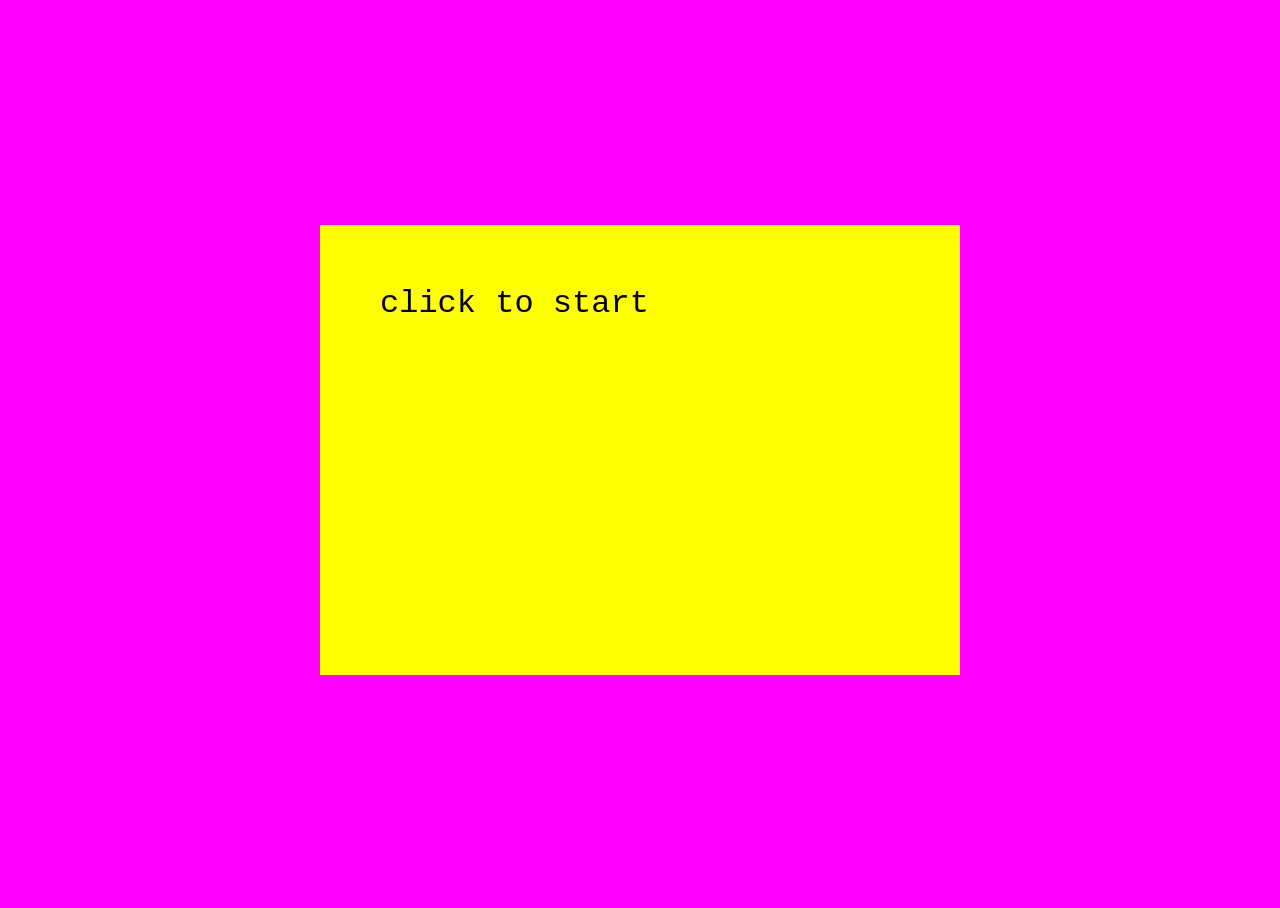
<file: something/of_something/60_times/index.html>
<!DOCTYPE html>
<html>

<head>
  <meta charset="utf-8">
  <meta name="viewport" content="width=device-width, initial-scale=1.0">
  <title>60 Actions</title>
  <style>
		*{
			padding:none;
			margin:none;
  		font-family: "Lucida Console", "Courier New", monospace;
			user-select:none;
			box-sizing: border-box;
		}
		html{
			height:100%;
		}
		body{
			height:100%;
			background-color:magenta;
		}
		p{
			color:MidnightBlue;
		}
		#commandbox{
			font-size:2em;
			position:fixed;
			top:50%;
			left:50%;
			transform:translate(-50%,-50%);
			width:50%;
			height:50%;
			background-color:yellow;
			padding:60px;
		}
    #startbox{
      font-size:2em;
      position:fixed;
      top:50%;
      left:50%;
      transform:translate(-50%,-50%);
      width:50%;
      height:50%;
      background-color:clear;
      padding:60px;
      z-index:999;
    }
	</style>
  <script src="script.js"></script>
  <script src="verbsvb.js"></script>
</head>
<body id="body">
  <div id="startbox">
  </div>
	<div id="commandbox">
			<span id="command">
				click to start
			</span>
	</div>
</body>
</html>
</file>
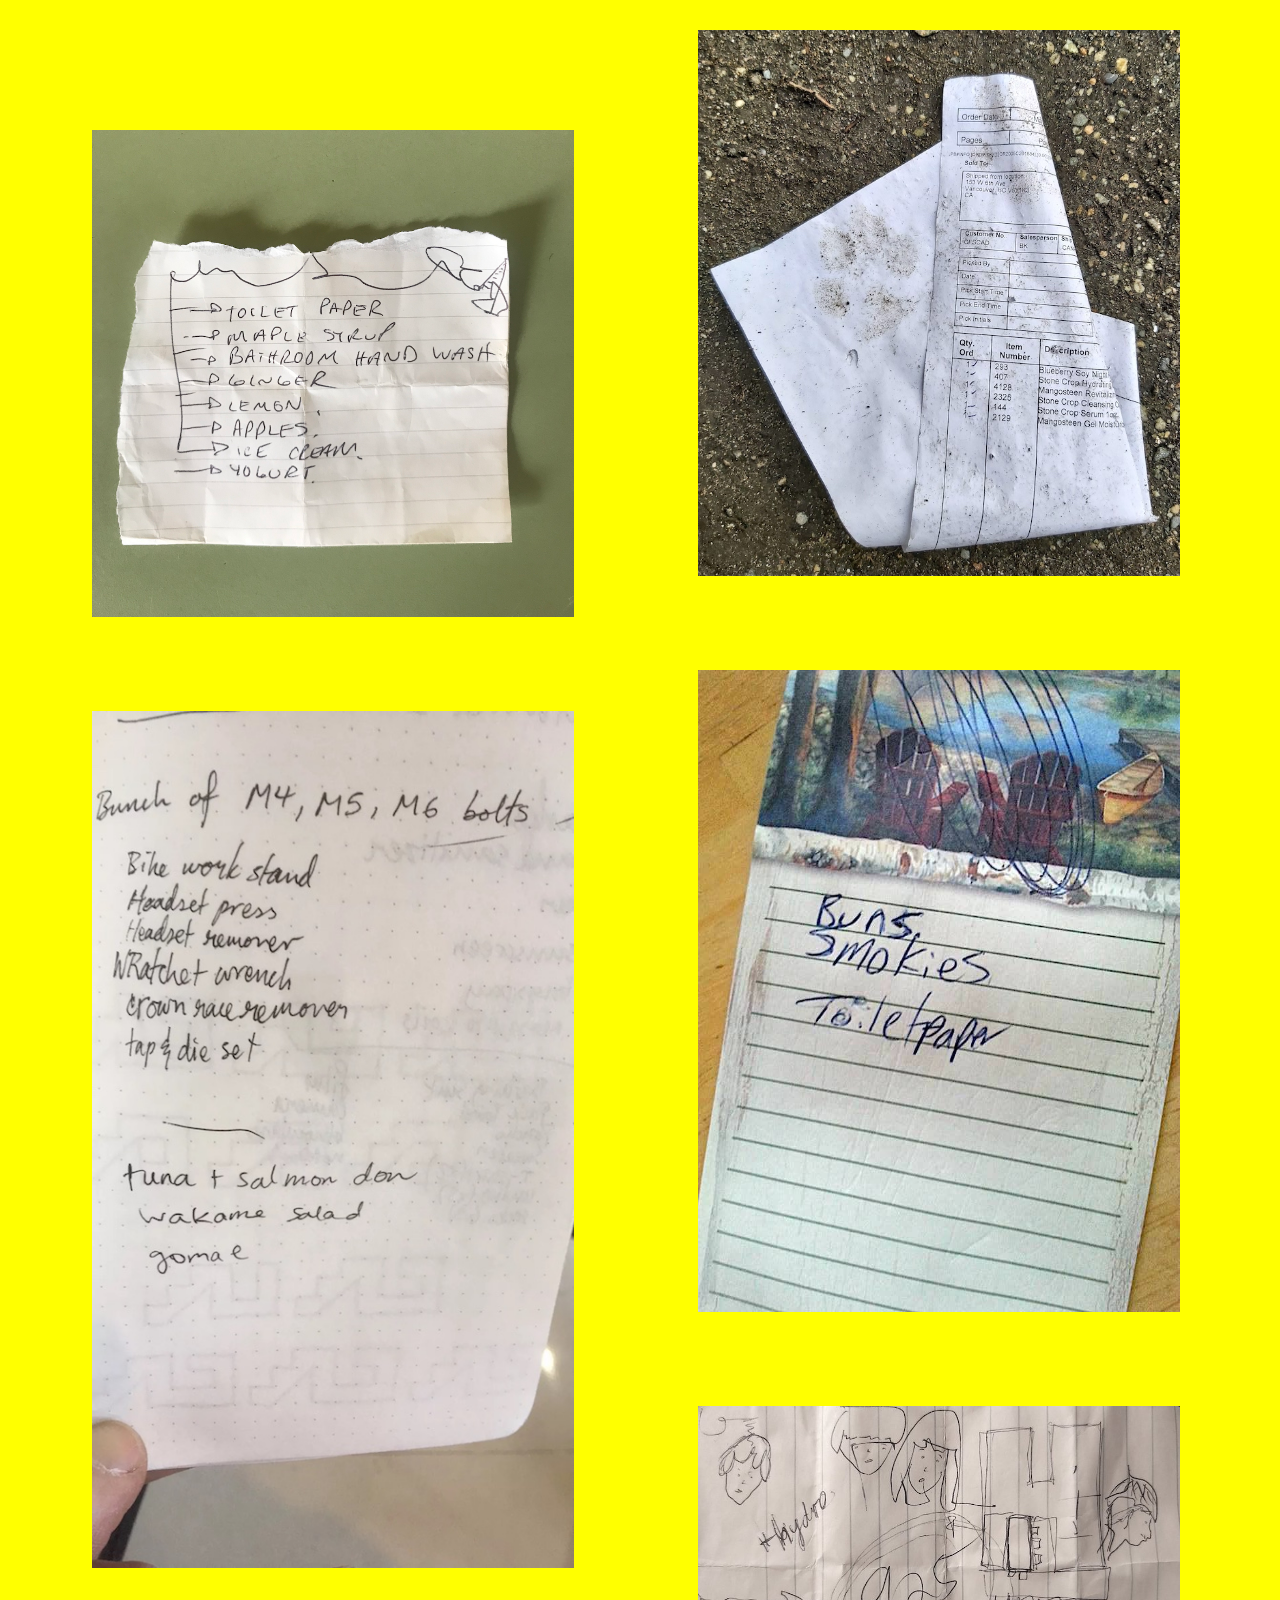
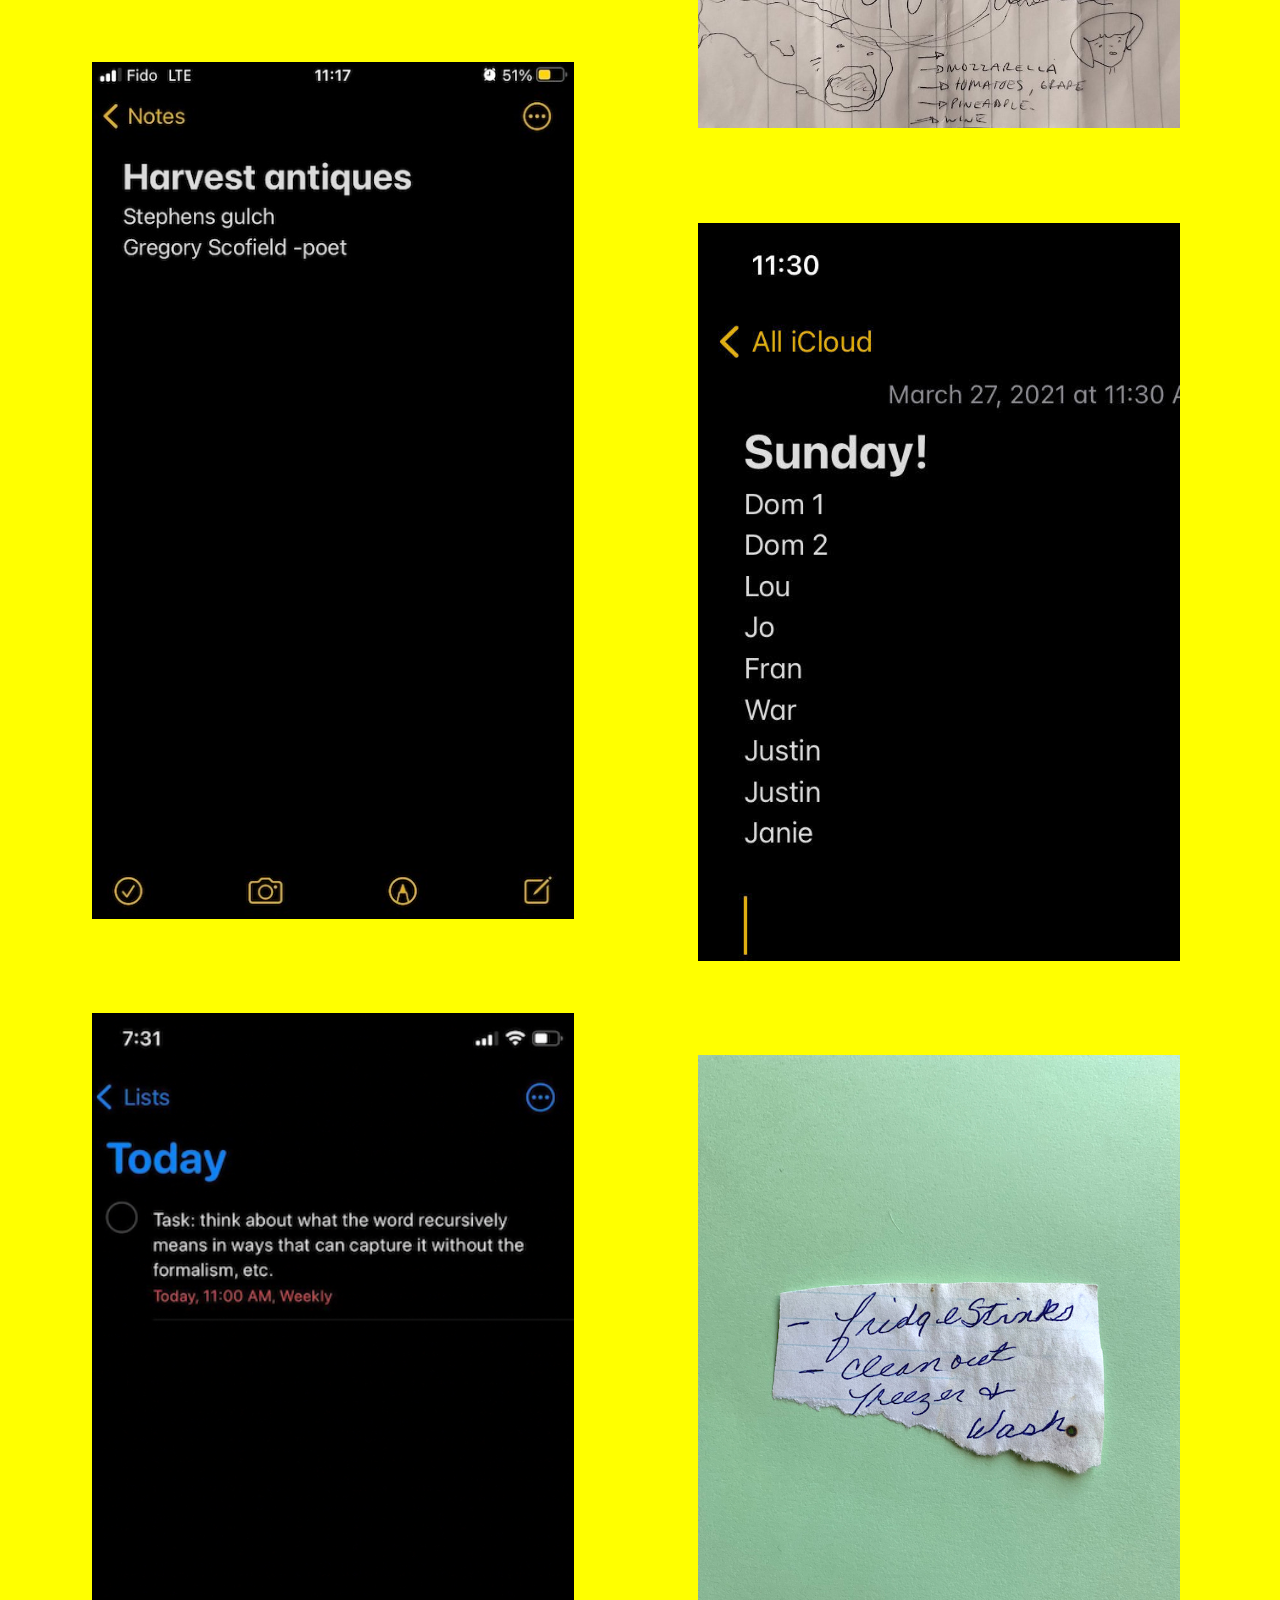
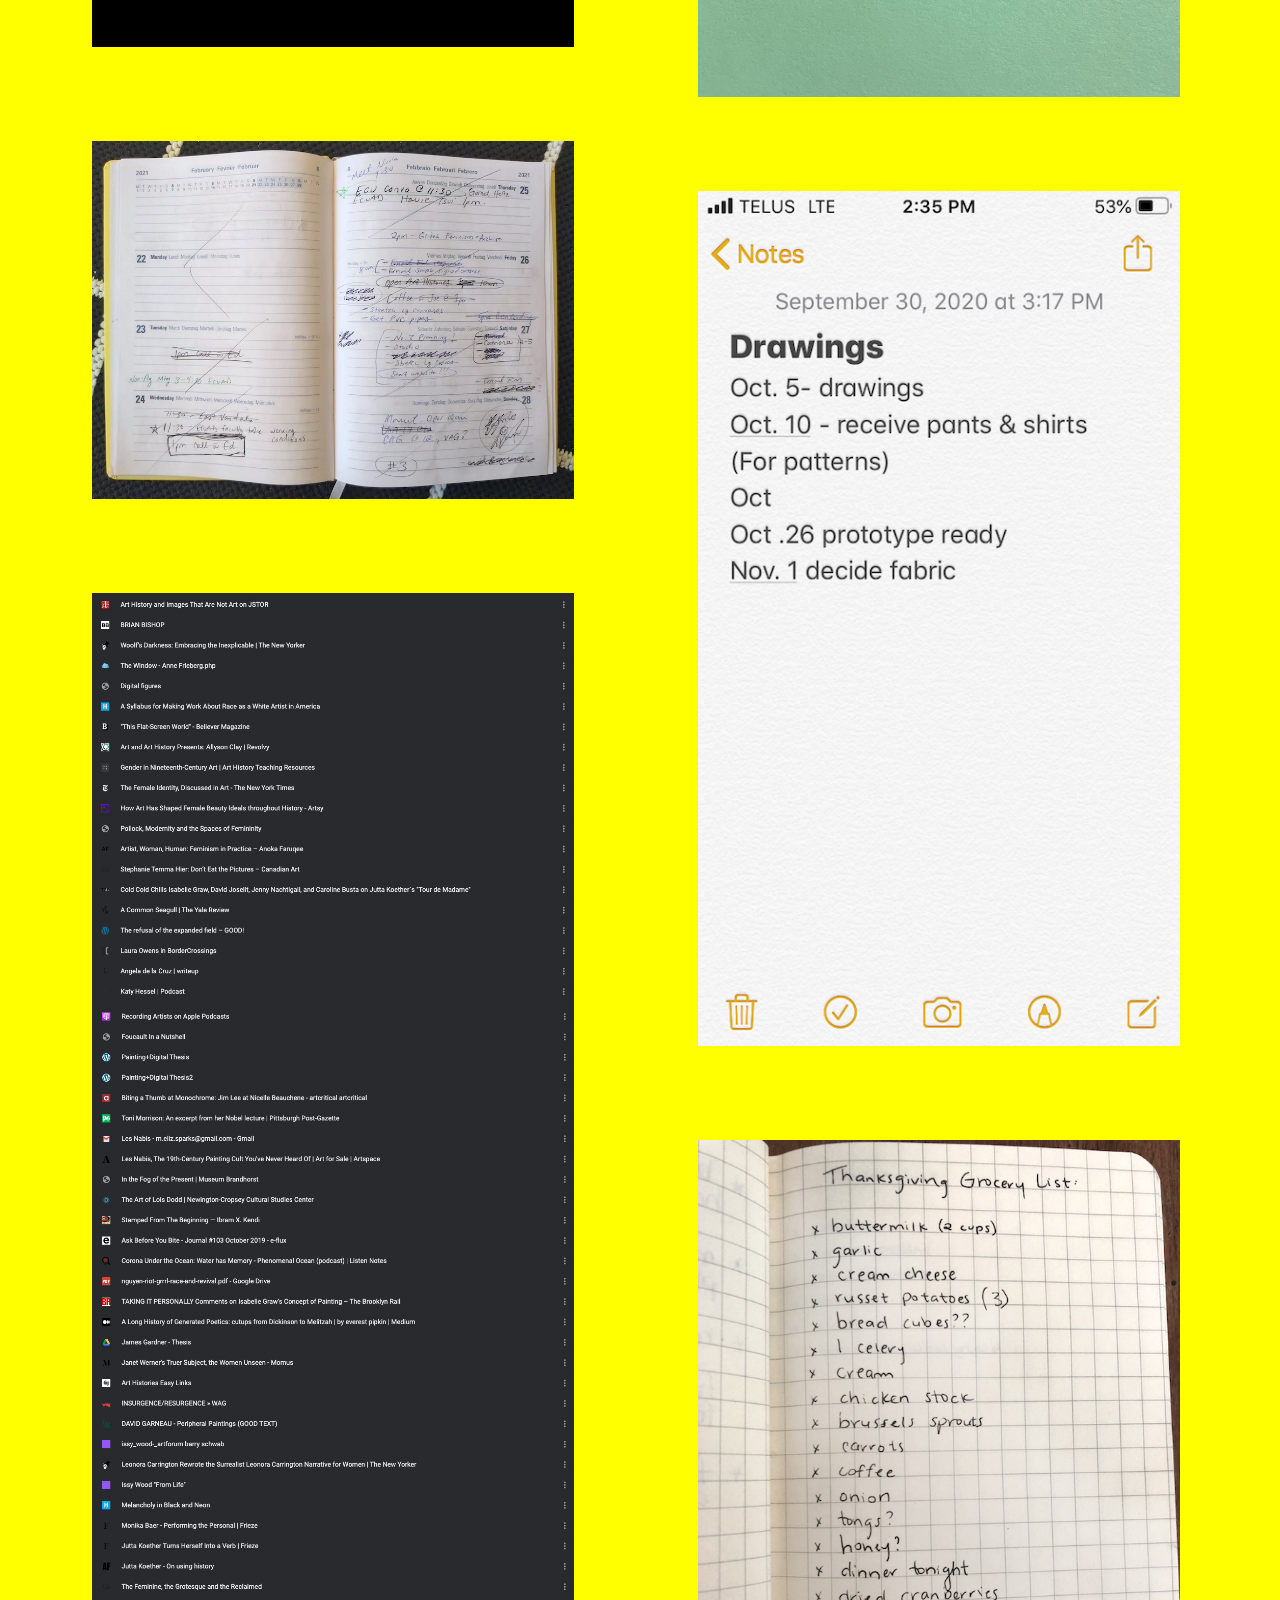
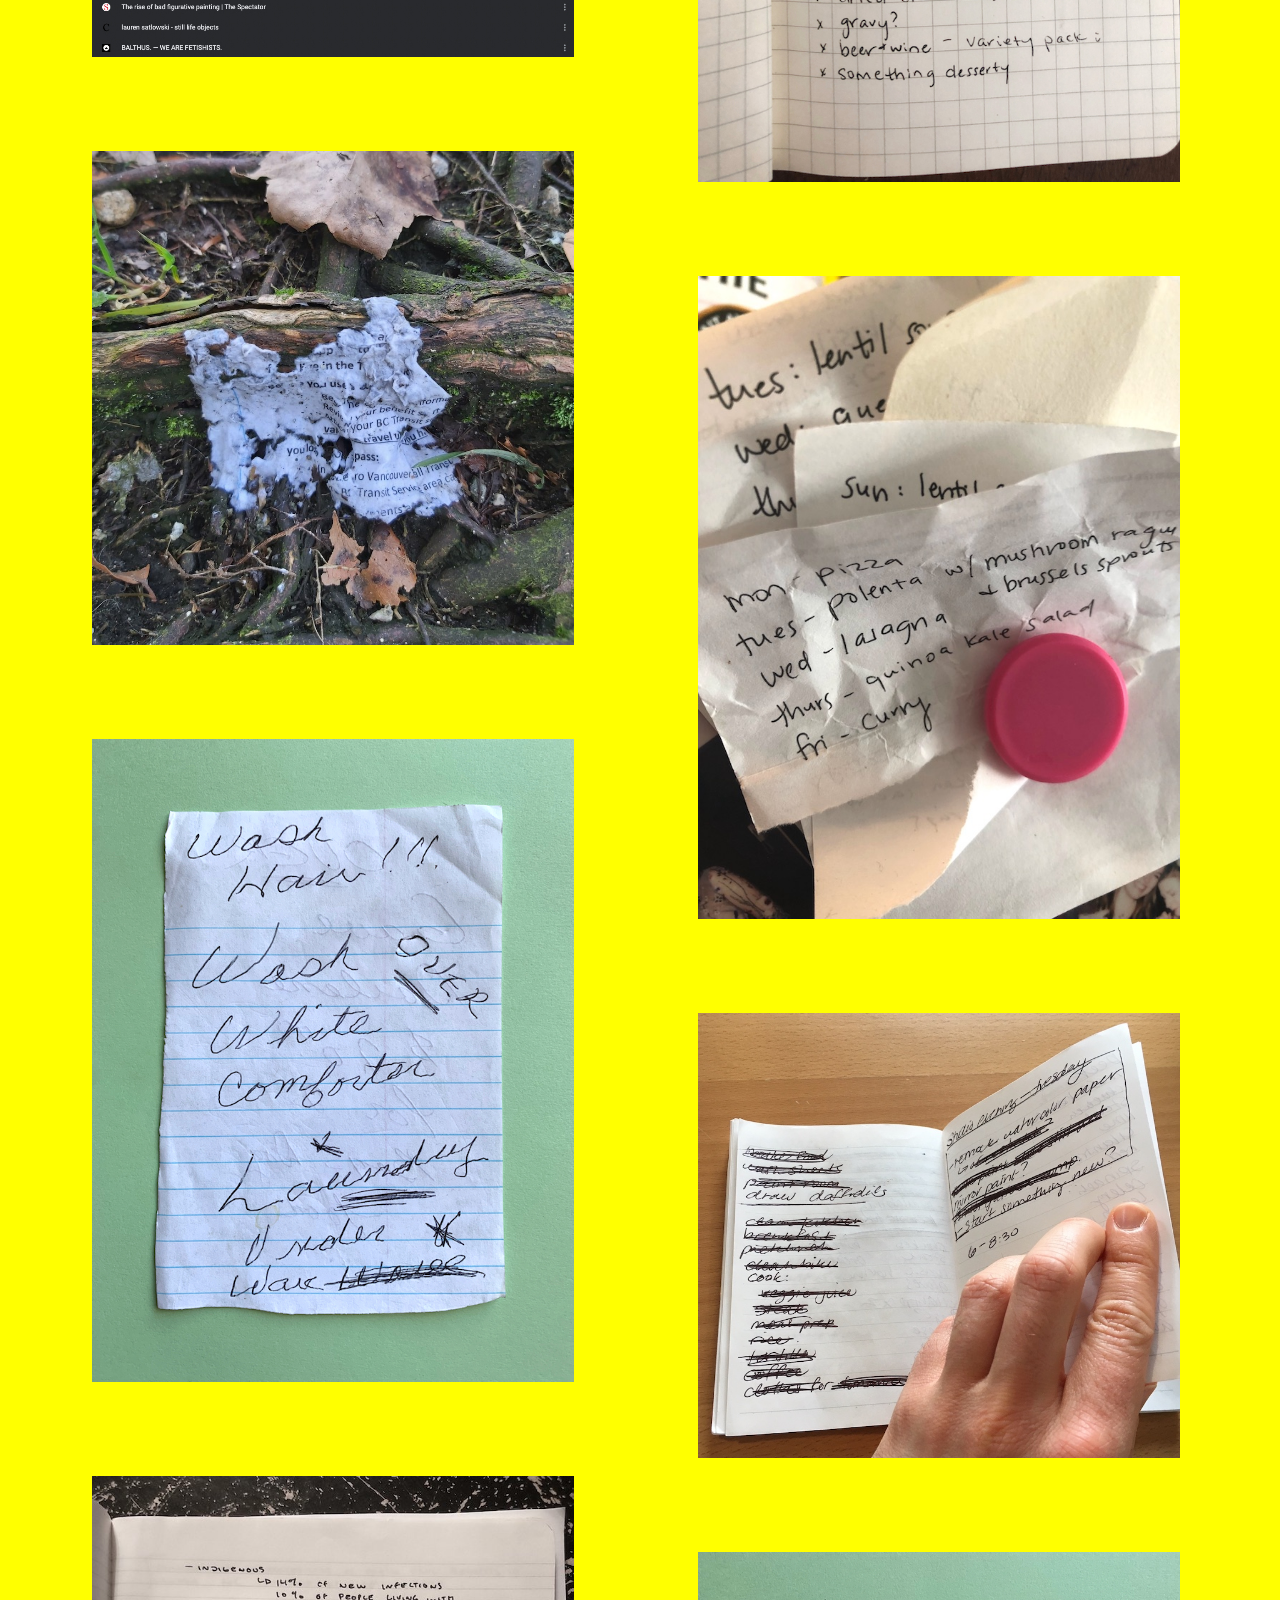
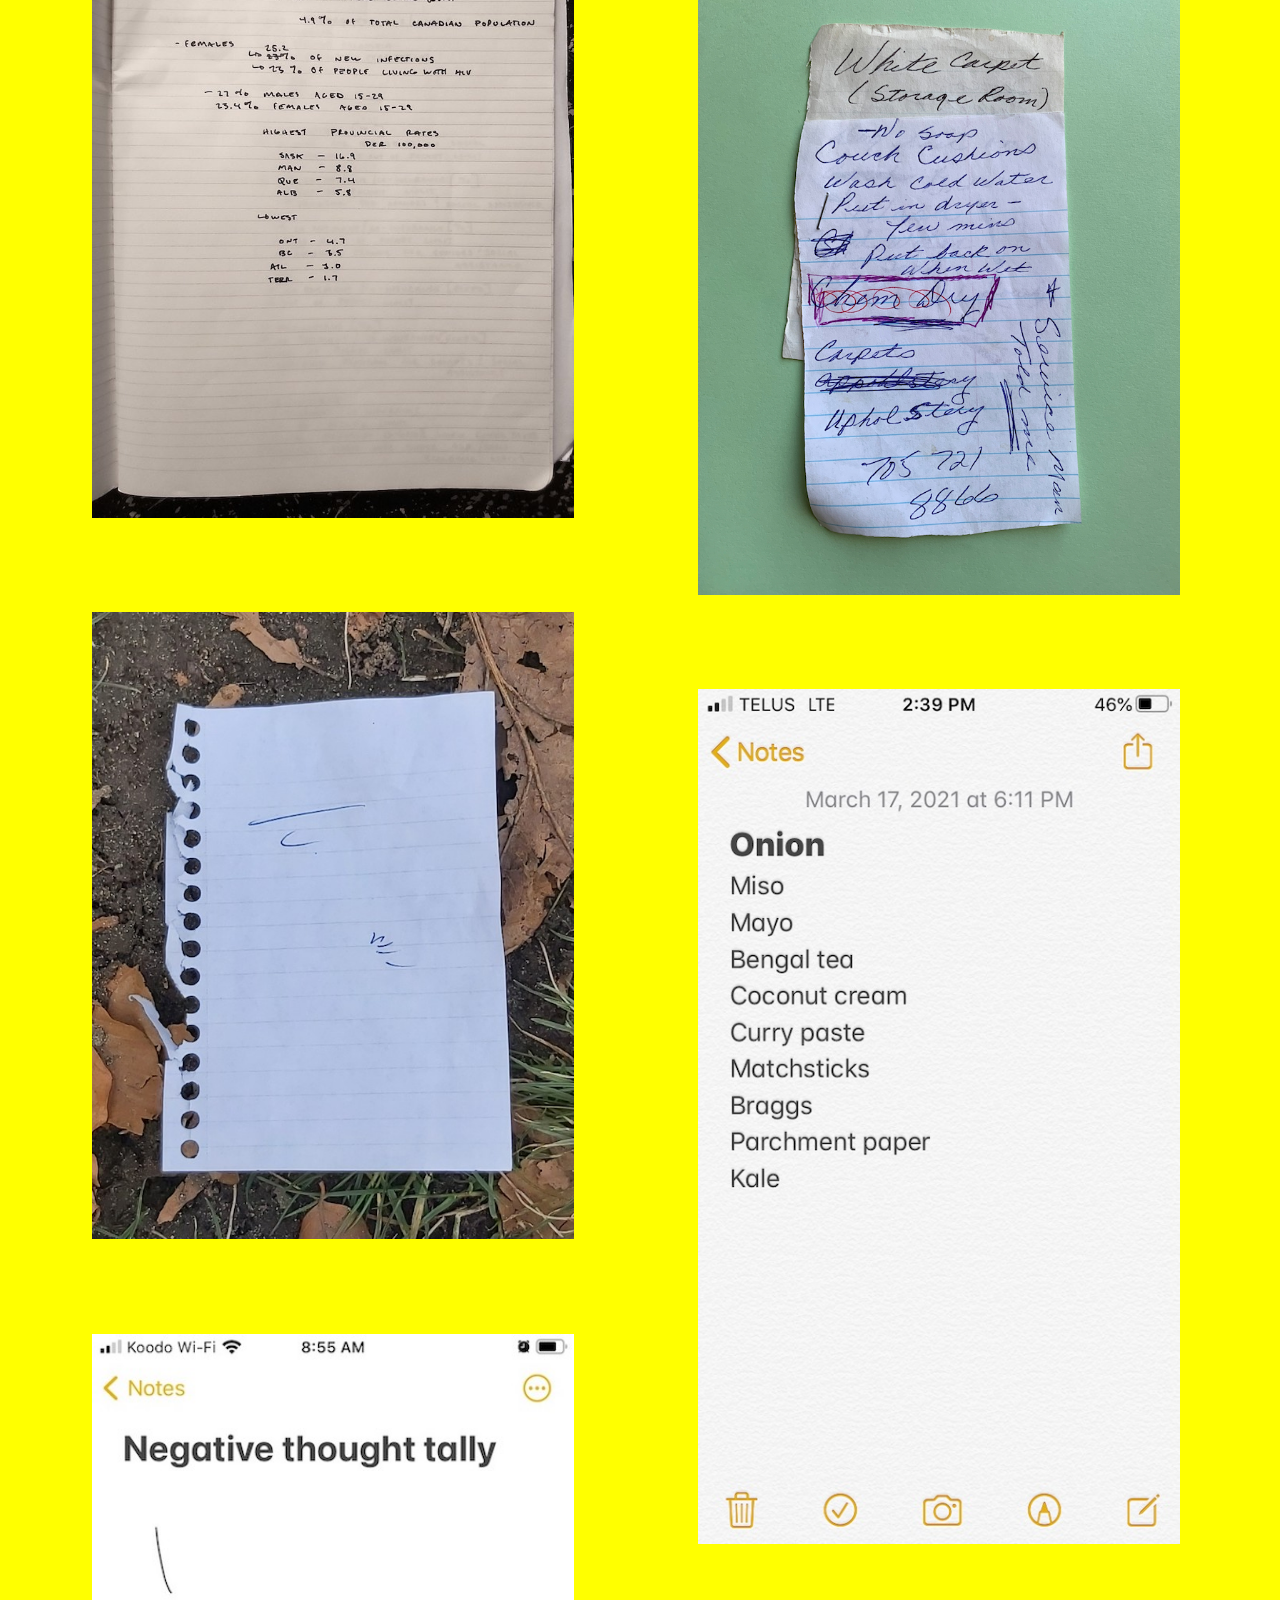
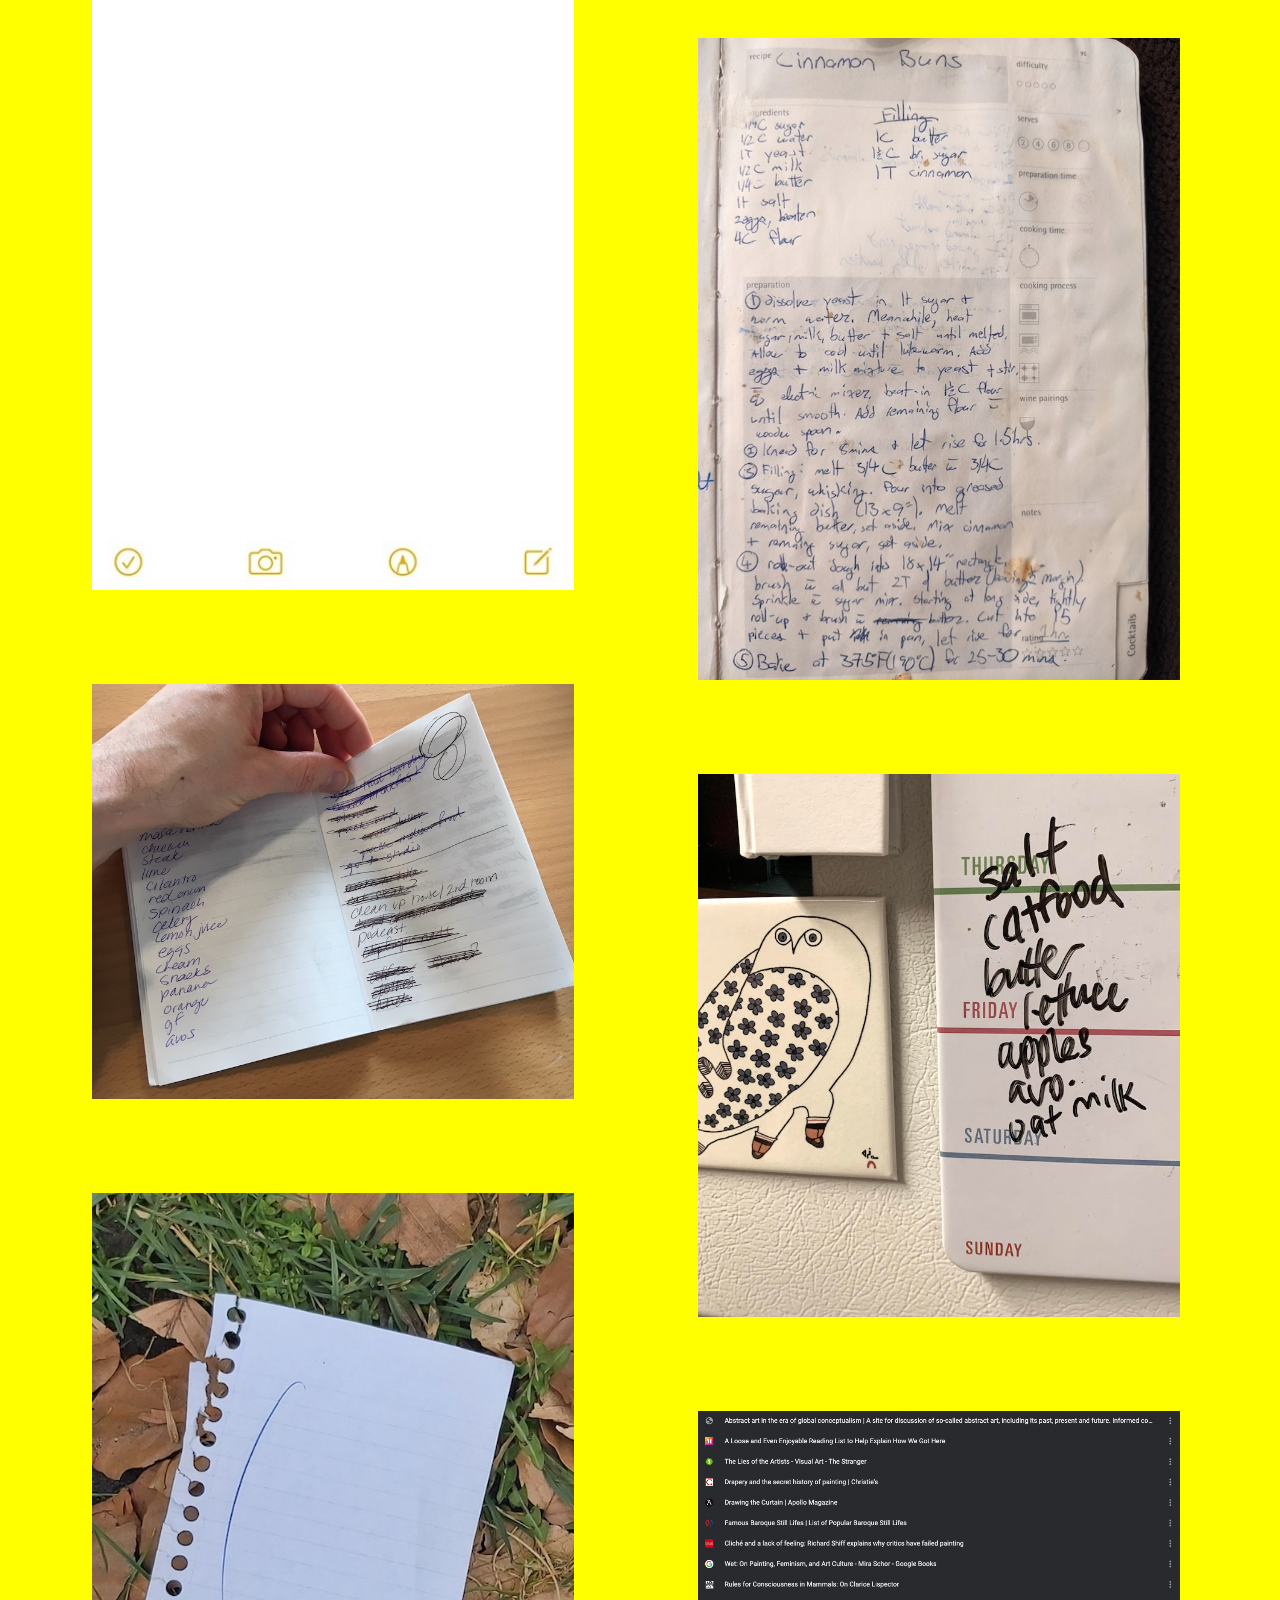
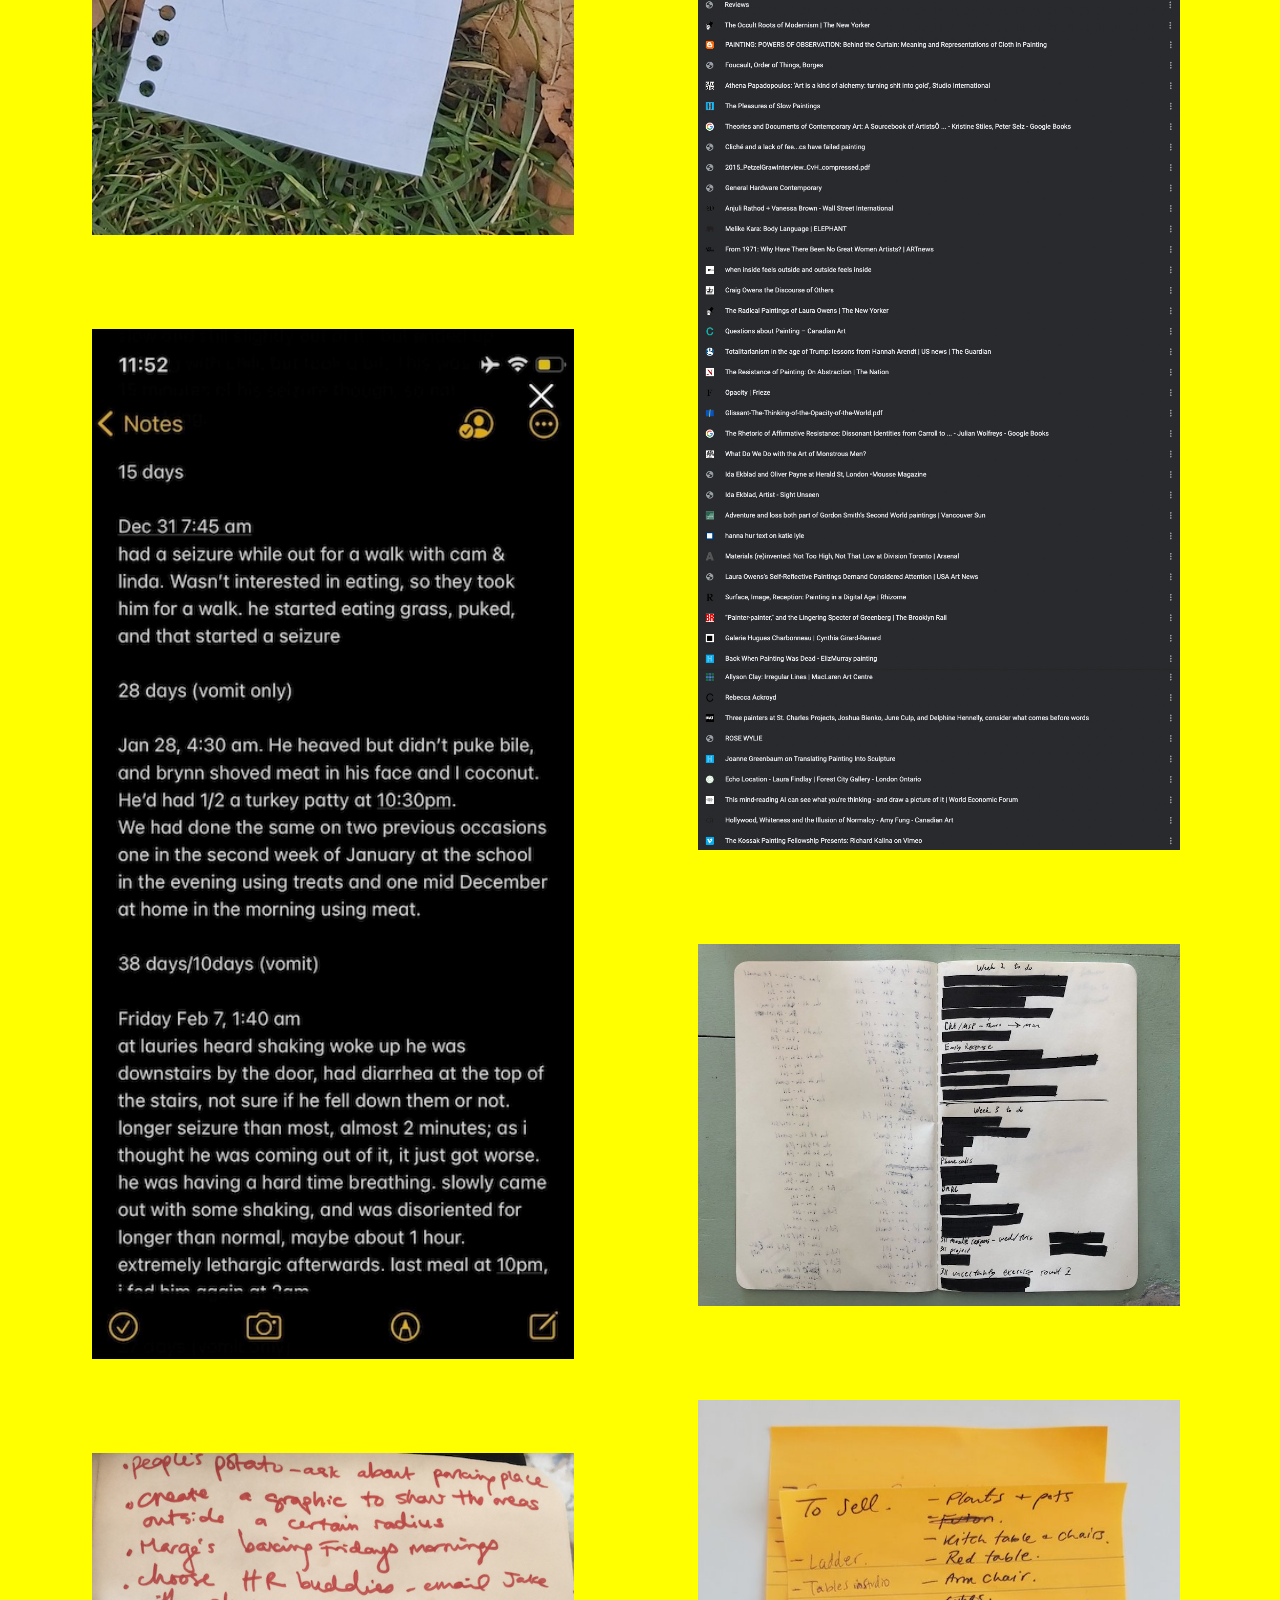
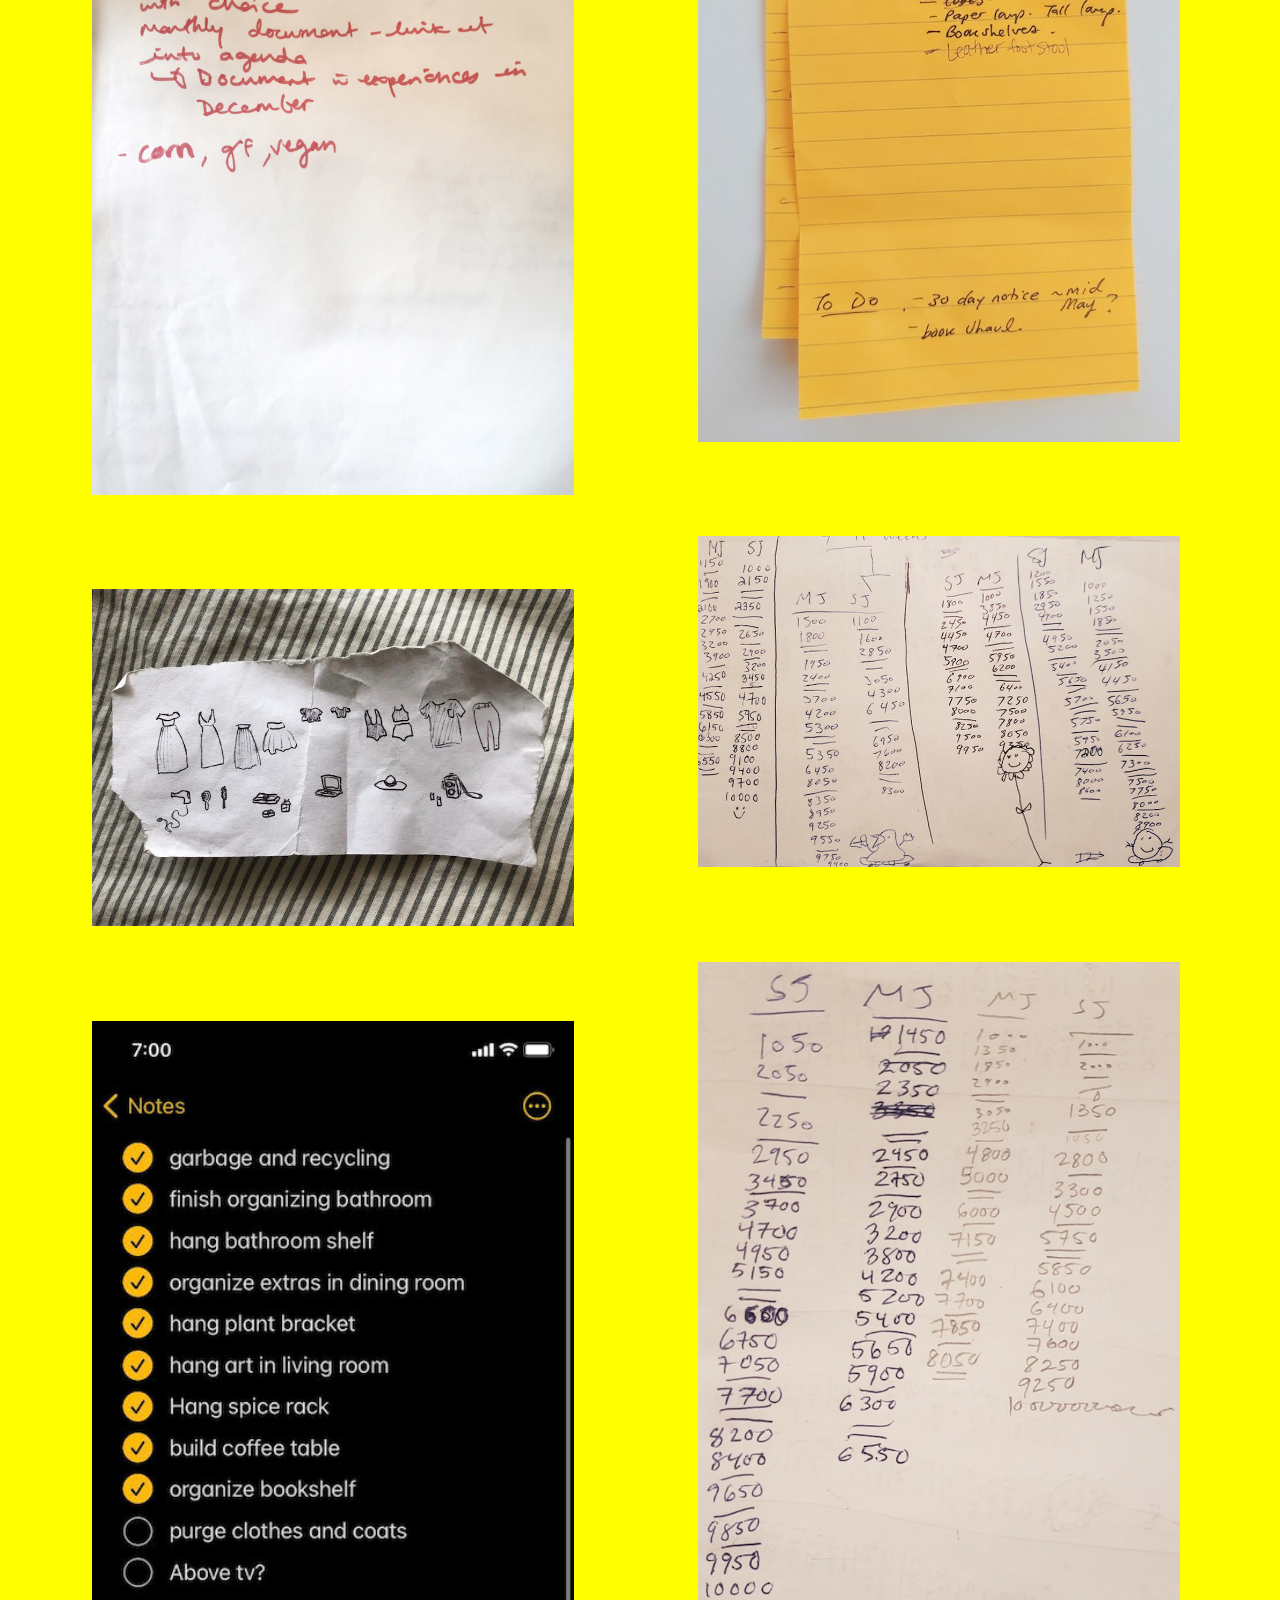
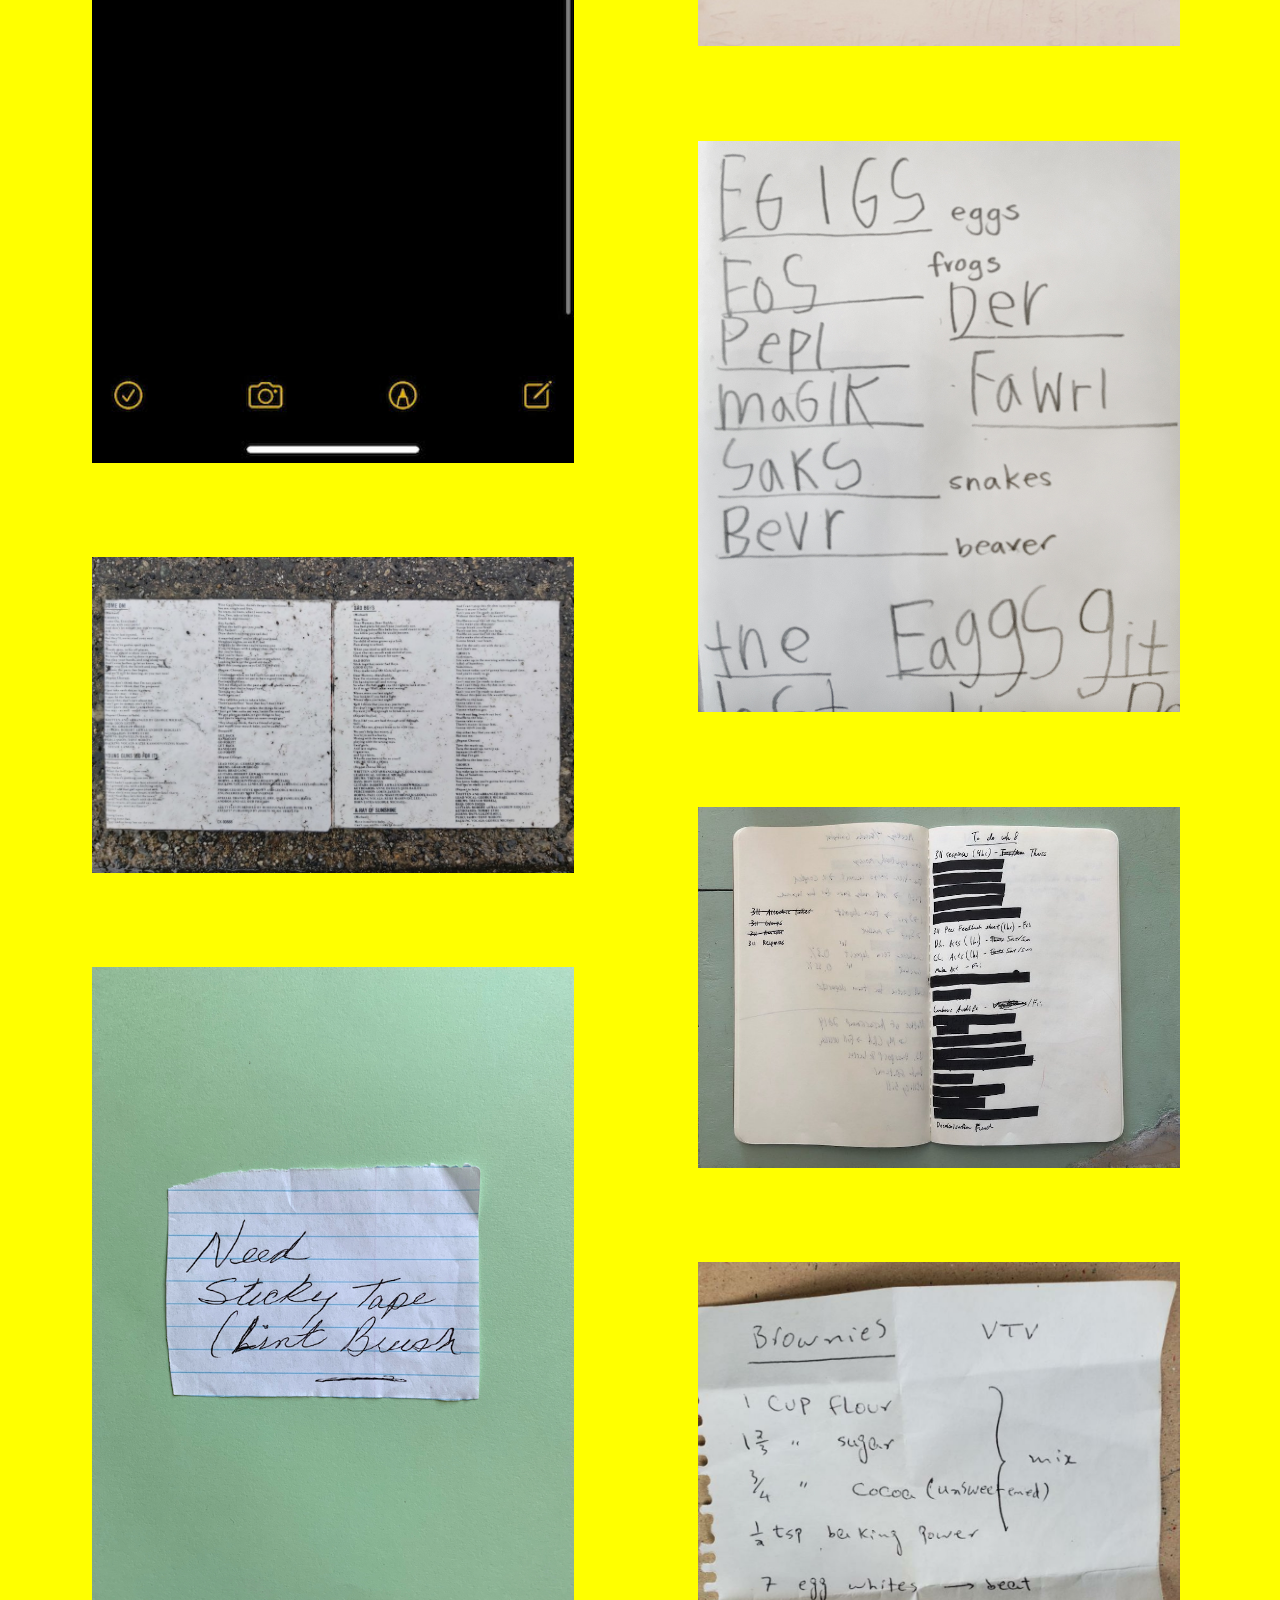
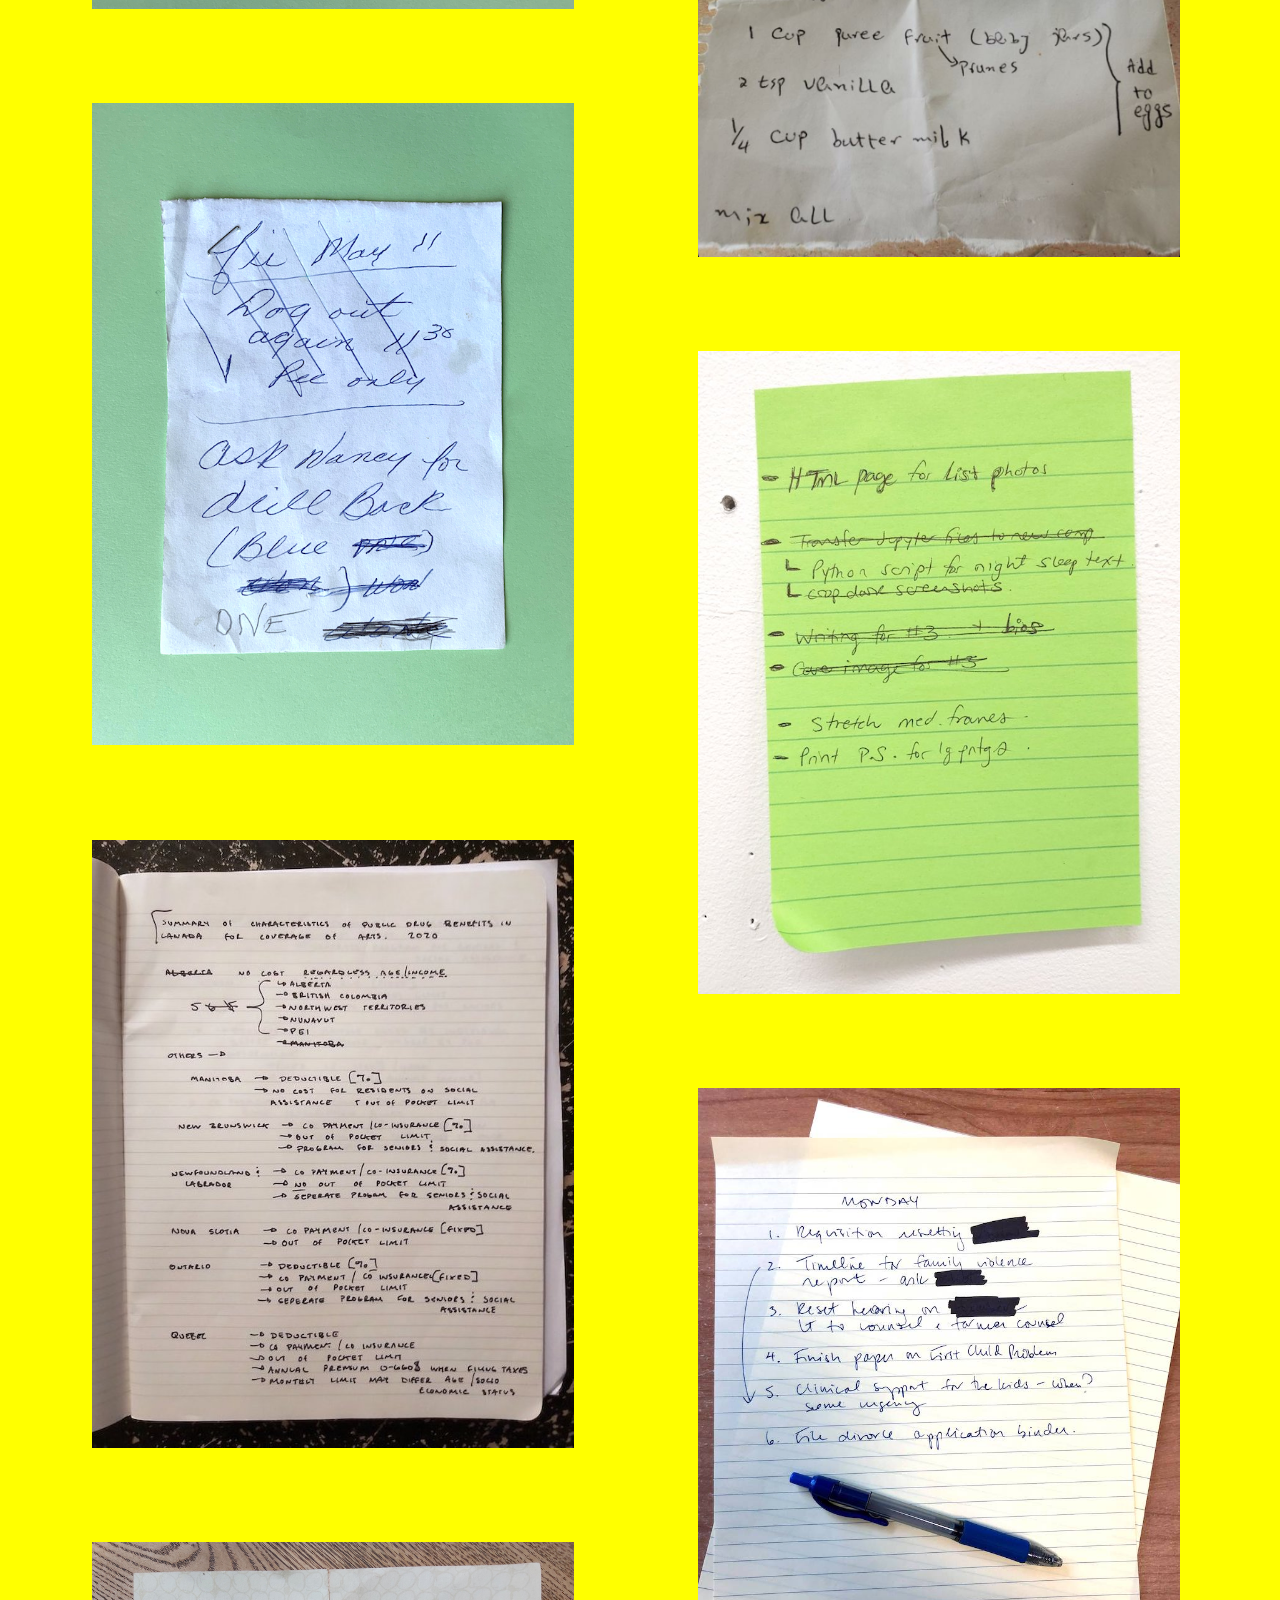
<file: it_all/or_maybe_not/if_someone_else/already_did_it/index.html>
<!DOCTYPE html>
<html lang="en">
  <head>
    <!-- Global site tag (gtag.js) - Google Analytics -->
<script async src="https://www.googletagmanager.com/gtag/js?id=G-75ZGVQMC2J"></script>
<script>
  window.dataLayer = window.dataLayer || [];
  function gtag(){dataLayer.push(arguments);}
  gtag('js', new Date());

  gtag('config', 'G-75ZGVQMC2J');
</script>
    <link rel="preconnect" href="https://fonts.gstatic.com">
    <link href="https://fonts.googleapis.com/css2?family=Courier+Prime&display=swap" rel="stylesheet">

    <meta name="viewport" content="width=device-width, initial-scale=1">
    <title>already_did_it</title>
    <link rel="icon" type="image/ico" href="favicon.ico"/>
    <script src="script.js"></script>

    <link rel="stylesheet" href="style.css">

  </head>

  <body id="body">
    <div id="column1" class="column">
    </div>
    <div id="column2" class="column">
    </div>
  </body>
</html>
</file>
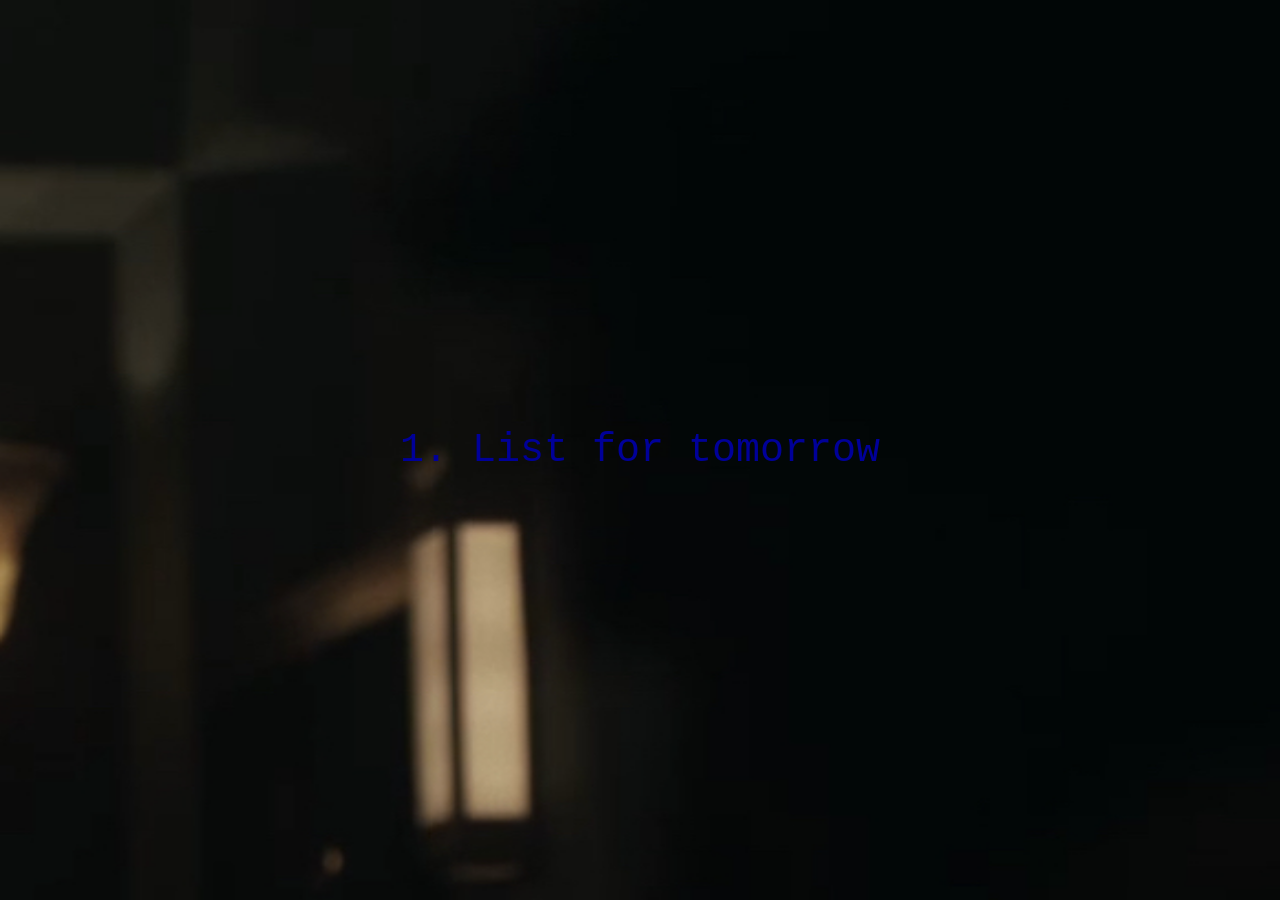
<file: nothing/but/try/to_go/to_sleep/index.html>
<!DOCTYPE html>
<html lang="en">
  <head>
    <!-- Global site tag (gtag.js) - Google Analytics -->
<script async src="https://www.googletagmanager.com/gtag/js?id=G-75ZGVQMC2J"></script>
<script>
  window.dataLayer = window.dataLayer || [];
  function gtag(){dataLayer.push(arguments);}
  gtag('js', new Date());

  gtag('config', 'G-75ZGVQMC2J');
</script>
    <link rel="preconnect" href="https://fonts.gstatic.com">
    <link href="https://fonts.googleapis.com/css2?family=Courier+Prime&display=swap" rel="stylesheet">

    <meta name="viewport" content="width=device-width, initial-scale=1">
    <title>to_sleep</title>
    <link rel="icon" type="image/ico" href="favicon.ico"/>
      <script src="arrays.js"></script>
      <script src="script.js"></script>

    <link rel="stylesheet" href="style.css">
  </head>

  <body id="body">
    <img src="images/5.jpg" id="backgroundimage">
    <!-- <img src="images/1.jpg" id="backgroundfade"> -->
    <div id="outputwrapper">
      <p id="poem">1. List for tomorrow</p>
    </div>

    <!-- <div class="X">
    <a href="info/wordsborrowed.html"> * </a>
  </div> -->

  </body>
</html>
</file>
<file: it_all/or_maybe_not/if_someone_else/already_did_it/style.css>
*{
  box-sizing: border-box;
  padding:0px;
  margin:0px;
}
html{
  width:100%;
}
@media only screen and (min-width: 768px){ /*desktop */
  .column{
    vertical-align:top;
    display:inline-block;
    width:49.5%;
    background-color: yellow;
  }

}
@media only screen and (max-width: 768px){ /*mobile */
  .column{
    vertical-align:top;
    display:inline-block;
    width:100%;
    background-color: yellow;
  }

}

.slide{
  width:100%;
  padding: 10%;
  padding-top:5%;
}

body{
  background-color: yellow;
  width:95%;
  max-width:1500px;
  margin:auto;
}
#column1{
  padding-top:100px;
}
</file>
<file: nothing/but/try/to_go/to_sleep/style.css>
*{
  margin:0px;
  padding:0px;
  box-sizing: border-box;
  user-select: none;
}

html{
  height:100%;
  background:black;
}

body{
  height:100%;
  overflow:hidden;
  cursor: cell;
}

#poem{

}

@media only screen and (min-width: 768px){ /*desktop */
	#backgroundimage {
		width:100%;
		height:100%;
		position:fixed;
		z-index: -10;
	}
}
@media only screen and (max-width: 768px){ /*mobile */
	#backgroundimage {
		height:100%;
		position:fixed;
		z-index: -10;
	}
}

#outputwrapper {
      display:block;
      left:50%;
      top:50%;
      transform:translate(-50%,-50%);
      color: #000099;
      font-size: 2.5em;
      font-family: courier;
      position: fixed;
      padding:1em;

    }



    .X:hover{
/*     		transform: skew(-10deg); */
    		transform: rotate(-100deg);

    	}


      a:visited{
        color:#000066;
        text-decoration:none;
      }

      a{
        color:#000066;
        text-decoration:none;
      }

      .X {
      	position:fixed;
      	right:.4em;
      	top:0;
      	font-family: courier;
      	text-decoration:none;
      	font-size: 4em;
        color:#000066;
      	}
</file>
